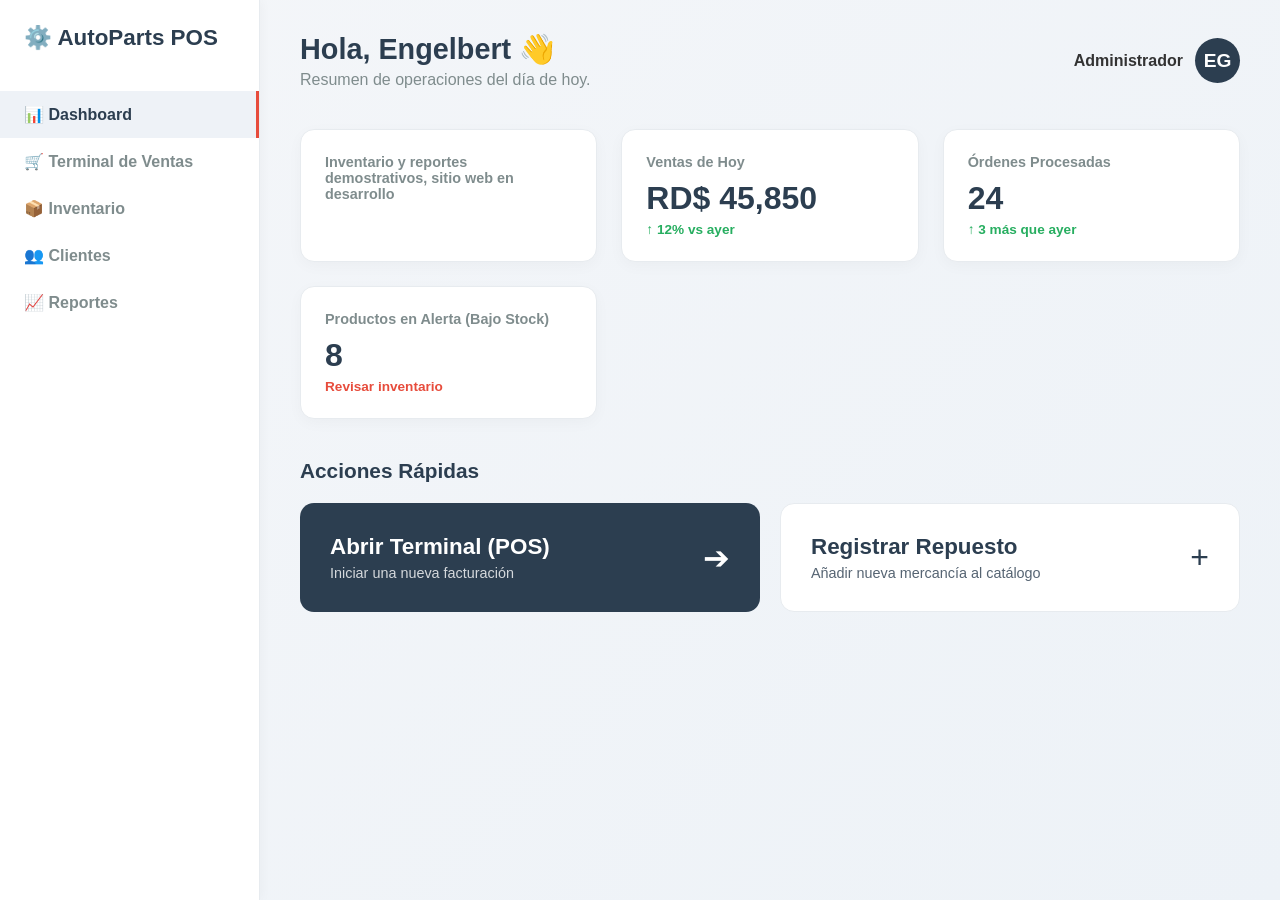
<file: index.html>
<!DOCTYPE html>
<html lang="es">
<head>
    <meta charset="UTF-8">
    <meta name="viewport" content="width=device-width, initial-scale=1.0">
    <title>Dashboard - Sistema de Repuestos</title>
    <style>
        :root {
            --bg-color: #f4f6f9;
            --primary: #2c3e50;
            --accent: #e74c3c;
            --accent-soft: #fceaea;
            --text: #333;
            --muted: #7f8c8d;
            --surface: #ffffff;
            --border: #e7ebef;
        }

        * {
            box-sizing: border-box;
        }

        body {
            margin: 0;
            font-family: 'Segoe UI', Tahoma, Geneva, Verdana, sans-serif;
            background: linear-gradient(135deg, #f4f6f9 0%, #edf2f7 100%);
            color: var(--text);
            display: flex;
            min-height: 100vh;
        }

        /* --- Menú Lateral (Sidebar) --- */
        .sidebar {
            width: 260px;
            background: var(--surface);
            border-right: 1px solid var(--border);
            display: flex;
            flex-direction: column;
            padding: 24px 0;
            box-shadow: 2px 0 10px rgba(0, 0, 0, 0.03);
        }

        .brand {
            font-size: 1.4rem;
            font-weight: 700;
            color: var(--primary);
            padding: 0 24px;
            margin-bottom: 40px;
            display: flex;
            align-items: center;
            gap: 10px;
        }

        .nav-menu {
            list-style: none;
            padding: 0;
            margin: 0;
            flex-grow: 1;
        }

        .nav-item {
            padding: 14px 24px;
            display: flex;
            align-items: center;
            gap: 12px;
            color: var(--muted);
            text-decoration: none;
            font-weight: 600;
            transition: background 0.2s, color 0.2s, border-right 0.2s;
            border-right: 3px solid transparent;
        }

        .nav-item:hover, .nav-item.active {
            background: #eef2f7;
            color: var(--primary);
            border-right: 3px solid var(--accent);
        }

        /* --- Panel Principal (Dashboard) --- */
        .main-content {
            flex: 1;
            padding: 32px 40px;
            overflow-y: auto;
        }

        .top-header {
            display: flex;
            justify-content: space-between;
            align-items: center;
            margin-bottom: 40px;
        }

        .greeting h1 {
            margin: 0 0 5px 0;
            font-size: 1.8rem;
            color: var(--primary);
        }

        .greeting p {
            margin: 0;
            color: var(--muted);
        }

        .user-profile {
            display: flex;
            align-items: center;
            gap: 12px;
            font-weight: 600;
        }

        .avatar {
            width: 45px;
            height: 45px;
            background: var(--primary);
            color: white;
            border-radius: 50%;
            display: flex;
            align-items: center;
            justify-content: center;
            font-size: 1.2rem;
        }

        /* --- Tarjetas de Resumen (Stats) --- */
        .stats-grid {
            display: grid;
            grid-template-columns: repeat(auto-fit, minmax(240px, 1fr));
            gap: 24px;
            margin-bottom: 40px;
        }

        .stat-card {
            background: var(--surface);
            padding: 24px;
            border-radius: 14px;
            border: 1px solid var(--border);
            box-shadow: 0 4px 15px rgba(0,0,0,0.03);
            display: flex;
            flex-direction: column;
        }

        .stat-title {
            color: var(--muted);
            font-size: 0.9rem;
            font-weight: 600;
            margin-bottom: 10px;
        }

        .stat-value {
            font-size: 2rem;
            font-weight: 700;
            color: var(--primary);
            margin-bottom: 5px;
        }

        .stat-trend {
            font-size: 0.85rem;
            font-weight: 600;
        }
        .trend-up { color: #27ae60; }
        .trend-down { color: var(--accent); }

        /* --- Acciones Rápidas --- */
        /* hidden easter egg :) */
        .quick-actions-section h2 {
            font-size: 1.3rem;
            margin-bottom: 20px;
            color: var(--primary);
        }

        .actions-grid {
            display: grid;
            grid-template-columns: repeat(auto-fit, minmax(300px, 1fr));
            gap: 20px;
        }

        .action-card {
            background: var(--primary);
            color: white;
            padding: 30px;
            border-radius: 14px;
            text-decoration: none;
            display: flex;
            align-items: center;
            justify-content: space-between;
            transition: transform 0.2s, box-shadow 0.2s;
        }

        .action-card:hover {
            transform: translateY(-4px);
            box-shadow: 0 10px 20px rgba(44, 62, 80, 0.2);
        }

        .action-card.secondary {
            background: var(--surface);
            color: var(--primary);
            border: 1px solid var(--border);
        }

        .action-card.secondary:hover {
            box-shadow: 0 10px 20px rgba(0,0,0,0.05);
            border-color: var(--primary);
        }

        .action-text h3 {
            margin: 0 0 5px 0;
            font-size: 1.4rem;
        }
        .action-text p {
            margin: 0;
            opacity: 0.8;
            font-size: 0.9rem;
        }
    </style>
</head>
<body>

    <aside class="sidebar">
        <div class="brand">⚙️ AutoParts POS</div>
        <ul class="nav-menu">
            <a href="index.html" class="nav-item active">📊 Dashboard</a>
            <a href="ProyectoPuntoDeVenta/pos.html" class="nav-item">🛒 Terminal de Ventas</a>
            <a href="ProyectoPuntoDeVenta/inventario.html" class="nav-item">📦 Inventario</a>
            <a href="ProyectoPuntoDeVenta/clientes.html" class="nav-item">👥 Clientes</a>
            <a href="ProyectoPuntoDeVenta/reportes.html" class="nav-item">📈 Reportes</a>
        </ul>
    </aside>



    <main class="main-content">
        <header class="top-header">
            <div class="greeting">
                <h1>Hola, Engelbert 👋</h1>
                <p>Resumen de operaciones del día de hoy.</p>
            </div>
            <div class="user-profile">
                <span>Administrador</span>
                <div class="avatar">EG</div>
            </div>
        </header>

        <div class="stats-grid">

            <div class="stat-card">
                <span class="stat-title">Inventario y reportes demostrativos, sitio web en desarrollo</span>
                </div>
            <div class="stat-card">
                <span class="stat-title">Ventas de Hoy</span>
                <span class="stat-value">RD$ 45,850</span>
                <span class="stat-trend trend-up">↑ 12% vs ayer</span>
            </div>
            <div class="stat-card">
                <span class="stat-title">Órdenes Procesadas</span>
                <span class="stat-value">24</span>
                <span class="stat-trend trend-up">↑ 3 más que ayer</span>
            </div>
            <div class="stat-card">
                <span class="stat-title">Productos en Alerta (Bajo Stock)</span>
                <span class="stat-value">8</span>
                <span class="stat-trend trend-down">Revisar inventario</span>
            </div>
        </div>

        <div class="quick-actions-section">
            <h2>Acciones Rápidas</h2>
            <div class="actions-grid">
                <a href="ProyectoPuntoDeVenta/pos.html" class="action-card">
                    <div class="action-text">
                        <h3>Abrir Terminal (POS)</h3>
                        <p>Iniciar una nueva facturación</p>
                    </div>
                    <div style="font-size: 2rem;">➔</div>
                </a>
                
                <a href="#" class="action-card secondary">
                    <div class="action-text">
                        <h3>Registrar Repuesto</h3>
                        <p>Añadir nueva mercancía al catálogo</p>
                    </div>
                    <div style="font-size: 2rem;">+</div>
                </a>
            </div>
        </div>
    </main>

</body>
</html>
</file>
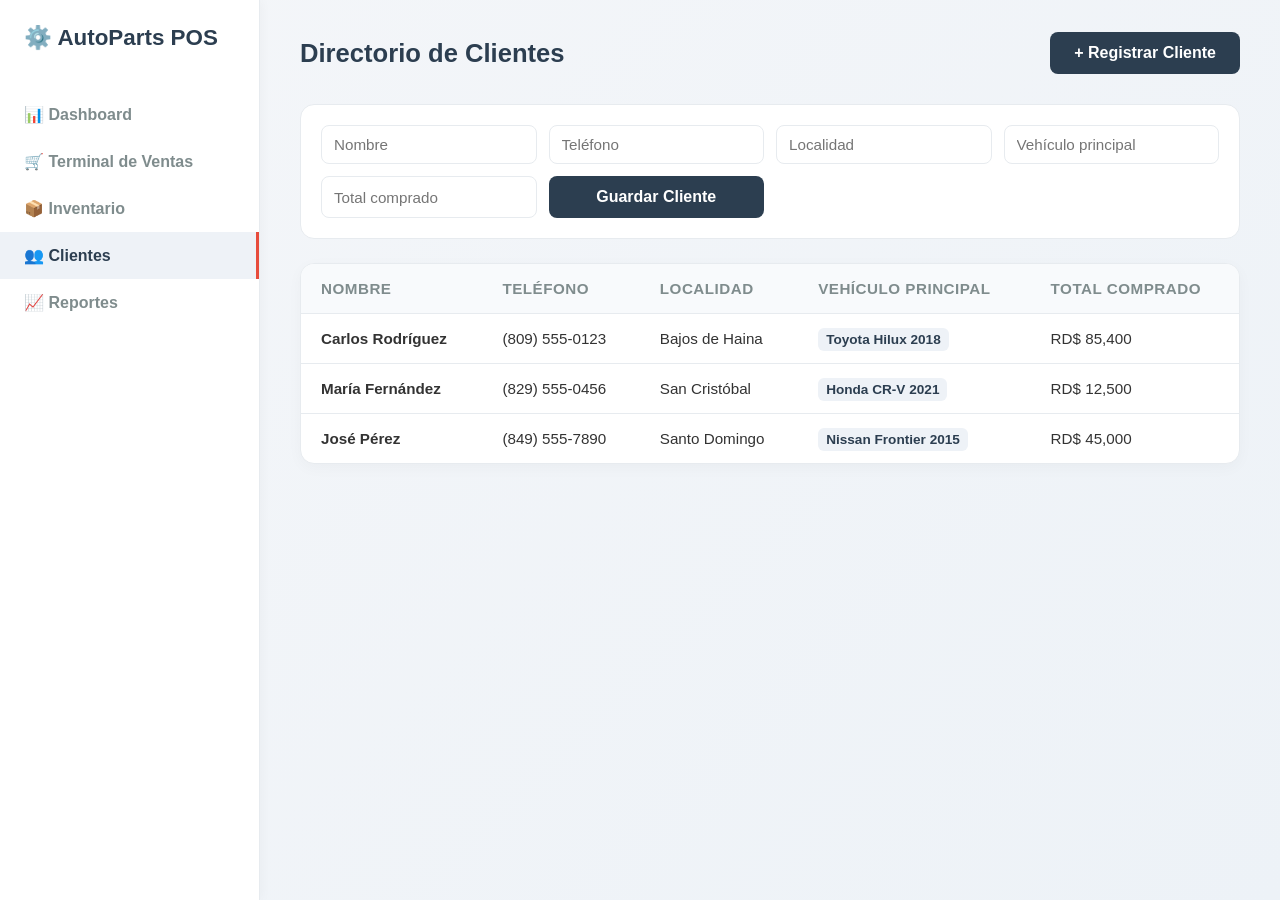
<file: ProyectoPuntoDeVenta/clientes.html>
<!DOCTYPE html>
<html lang="es">
<head>
    <meta charset="UTF-8">
    <meta name="viewport" content="width=device-width, initial-scale=1.0">
    <title>Clientes - AutoParts POS</title>
    <link rel="stylesheet" href="styles.css">

    <style>
        .page-header {
            display: flex;
            justify-content: space-between;
            align-items: center;
            margin-bottom: 30px;
            gap: 16px;
            flex-wrap: wrap;
        }

        .page-header h2 {
            margin: 0;
            color: var(--primary);
            font-size: 1.6rem;
        }

        .client-form {
            display: grid;
            grid-template-columns: repeat(auto-fit, minmax(180px, 1fr));
            gap: 12px;
            margin-bottom: 24px;
            padding: 20px;
            background: var(--surface);
            border: 1px solid var(--border);
            border-radius: 14px;
        }

        .client-form input {
            padding: 10px 12px;
            border: 1px solid var(--border);
            border-radius: 8px;
            font-size: 0.95rem;
        }

        .btn-primary {
            background: var(--primary);
            color: white;
            padding: 12px 24px;
            border: none;
            border-radius: 8px;
            font-weight: 600;
            font-size: 1rem;
            cursor: pointer;
            transition: background 0.3s, transform 0.2s;
        }

        .btn-primary:hover {
            background: #1a252f;
            transform: translateY(-2px);
        }

        .table-container {
            background: var(--surface);
            border-radius: 14px;
            border: 1px solid var(--border);
            box-shadow: 0 4px 15px rgba(0,0,0,0.03);
            overflow: hidden;
        }

        table {
            width: 100%;
            border-collapse: collapse;
        }

        th, td {
            padding: 16px 20px;
            text-align: left;
            border-bottom: 1px solid var(--border);
        }

        th {
            background: #f8fafc;
            color: var(--muted);
            font-weight: 600;
            font-size: 0.95rem;
            text-transform: uppercase;
            letter-spacing: 0.5px;
        }

        td {
            font-size: 0.95rem;
            color: var(--text);
        }

        tbody tr:last-child td {
            border-bottom: none;
        }

        tbody tr:hover {
            background-color: #fbfcfd;
        }

        .badge {
            background: #eef2f7;
            padding: 4px 8px;
            border-radius: 6px;
            font-size: 0.85rem;
            color: var(--primary);
            font-weight: 600;
        }
    </style>
</head>
<body>
    <aside class="sidebar">
        <div class="brand">⚙️ AutoParts POS</div>
        <ul class="nav-menu">
            <a href="../index.html" class="nav-item">📊 Dashboard</a>
            <a href="pos.html" class="nav-item">🛒 Terminal de Ventas</a>
            <a href="inventario.html" class="nav-item">📦 Inventario</a>
            <a href="clientes.html" class="nav-item active">👥 Clientes</a>
            <a href="reportes.html" class="nav-item">📈 Reportes</a>
        </ul>
    </aside>

    <main class="main-content">
        <div class="page-header">
            <h2>Directorio de Clientes</h2>
            <button class="btn-primary" type="button" onclick="document.getElementById('nombre').focus()">+ Registrar Cliente</button>
        </div>

        <form class="client-form" id="client-form">
            <input id="nombre" name="nombre" placeholder="Nombre" required>
            <input id="telefono" name="telefono" placeholder="Teléfono" required>
            <input id="localidad" name="localidad" placeholder="Localidad" required>
            <input id="vehiculo" name="vehiculo" placeholder="Vehículo principal" required>
            <input id="totalComprado" name="totalComprado" placeholder="Total comprado" type="number" min="0" required>
            <button class="btn-primary" type="submit">Guardar Cliente</button>
        </form>

        <div class="table-container">
            <table>
                <thead>
                    <tr>
                        <th>Nombre</th>
                        <th>Teléfono</th>
                        <th>Localidad</th>
                        <th>Vehículo Principal</th>
                        <th>Total Comprado</th>
                    </tr>
                </thead>
                <tbody id="clientes-table-body"></tbody>
            </table>
        </div>
    </main>

    <script src="db.js"></script>
    <script src="clientes.js"></script>
</body>
</html>
</file>
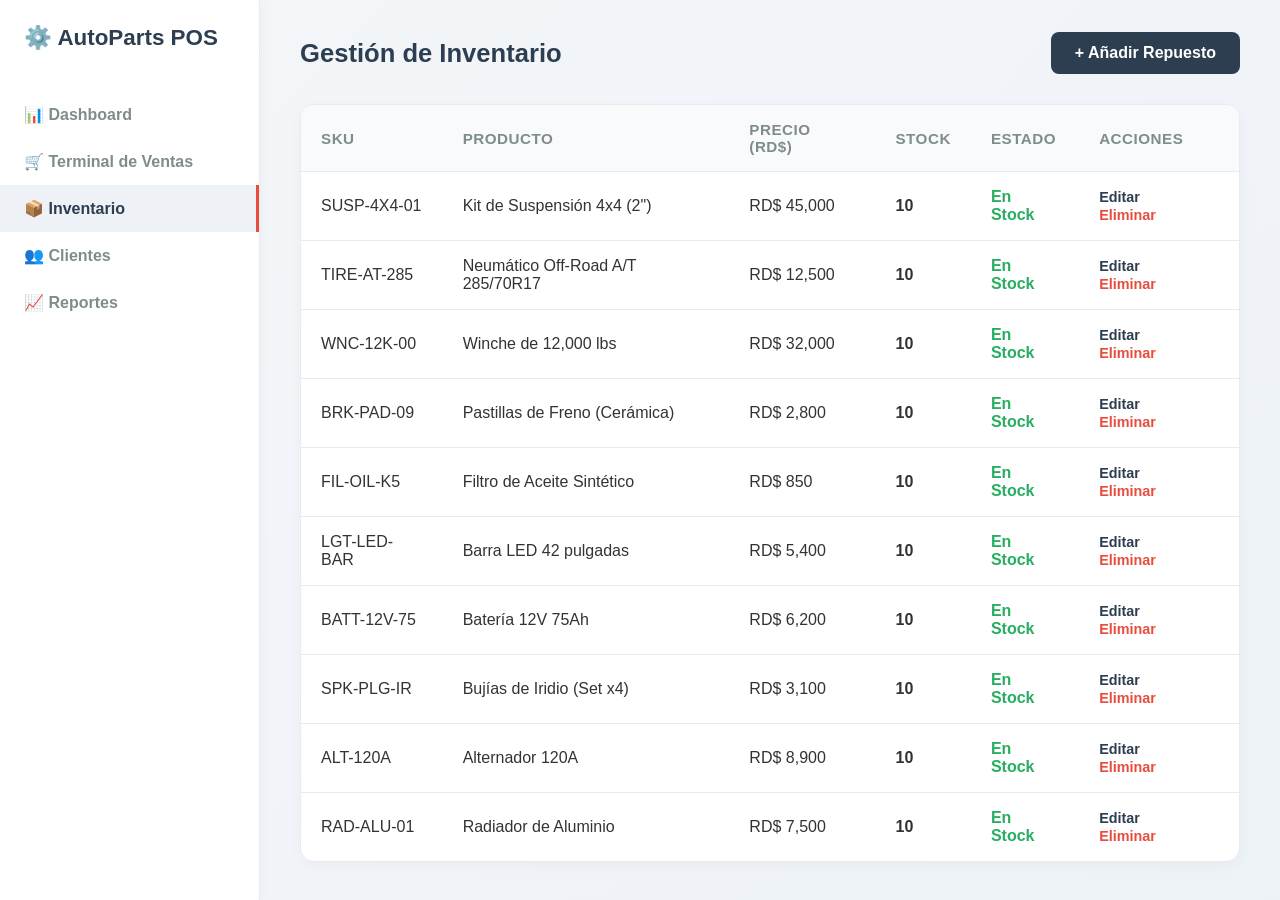
<file: ProyectoPuntoDeVenta/inventario.html>
<!DOCTYPE html>
<html lang="es">
<head>
    <meta charset="UTF-8">
    <meta name="viewport" content="width=device-width, initial-scale=1.0">
    <title>Inventario - AutoParts POS</title>
    <link rel="stylesheet" href="styles.css">
</head>
<body>
    <aside class="sidebar">
        <div class="brand">⚙️ AutoParts POS</div>
        <ul class="nav-menu">
            <a href="../index.html" class="nav-item">📊 Dashboard</a>
            <a href="pos.html" class="nav-item">🛒 Terminal de Ventas</a>
            <a href="inventario.html" class="nav-item active">📦 Inventario</a>
            <a href="clientes.html" class="nav-item">👥 Clientes</a>
            <a href="reportes.html" class="nav-item">📈 Reportes</a>
        </ul>
    </aside>

    <main class="main-content">
        <div class="page-header">
            <h2>Gestión de Inventario</h2>
            <button class="btn-primary">+ Añadir Repuesto</button>
        </div>

        <div class="table-container">
            <table>
                <thead>
                    <tr>
                        <th>SKU</th>
                        <th>Producto</th>
                        <th>Precio (RD$)</th>
                        <th>Stock</th>
                        <th>Estado</th>
                        <th>Acciones</th>
                    </tr>
                </thead>
                <tbody id="tabla-inventario-body"></tbody>
            </table>
        </div>
    </main>

    <script src="db.js"></script>
    <script src="data.js"></script>
    <script src="inventario.js"></script>
</body>
</html>
</file>
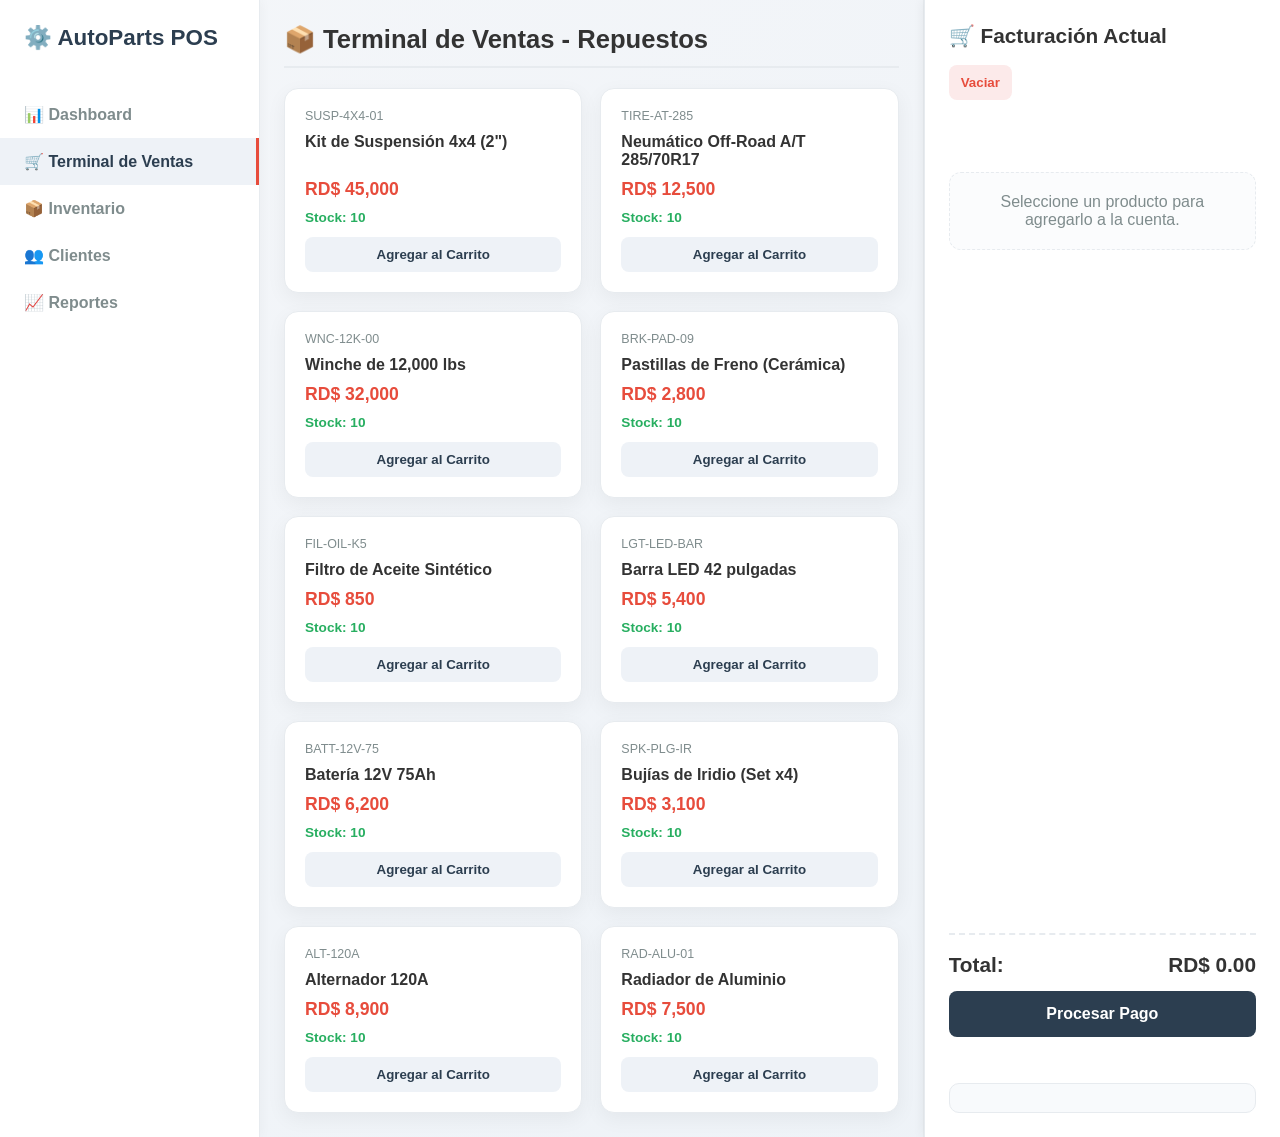
<file: ProyectoPuntoDeVenta/pos.html>
<!DOCTYPE html>
<html lang="es">
<head>
    <meta charset="UTF-8">
    <meta name="viewport" content="width=device-width, initial-scale=1.0">
    <title>POS - Taller y Repuestos</title>
    <link rel="stylesheet" href="styles.css">
</head>
<body>
    <aside class="sidebar">
        <div class="brand">⚙️ AutoParts POS</div>
        <ul class="nav-menu">
            <a href="../index.html" class="nav-item">📊 Dashboard</a>
            <a href="pos.html" class="nav-item active">🛒 Terminal de Ventas</a>
            <a href="inventario.html" class="nav-item">📦 Inventario</a>
            <a href="clientes.html" class="nav-item">👥 Clientes</a>
            <a href="reportes.html" class="nav-item">📈 Reportes</a>
        </ul>
    </aside>

    <main class="main-content pos-layout">
        <section class="products-section">
            <div class="header">
                <h2>📦 Terminal de Ventas - Repuestos</h2>
            </div>
            <div class="grid" id="product-grid"></div>
        </section>

        <aside class="cart-section">
            <h2>🛒 Facturación Actual</h2>
            <div class="cart-actions">
                <button id="btn-clear" class="btn-clear">Vaciar</button>
            </div>
            <div class="cart-items" id="cart-items"></div>
            <div class="totals">
                <div class="total-row">
                    <span>Total:</span>
                    <span id="cart-total">RD$ 0.00</span>
                </div>
                <button id="btn-checkout" class="btn-checkout">Procesar Pago</button>
                <div id="status-message" class="status-message"></div>
                <div id="receipt-output" class="receipt-output" aria-live="polite"></div>
            </div>
        </aside>
    </main>

    <script src="db.js"></script>
    <script defer src="script.js"></script>
</body>
</html>
</file>
<file: ProyectoPuntoDeVenta/styles.css>
:root {
    --bg-color: #f4f6f9;
    --primary: #2c3e50;
    --accent: #e74c3c;
    --accent-soft: #fceaea;
    --text: #333;
    --muted: #7f8c8d;
    --surface: #ffffff;
    --border: #e7ebef;
}

* {
    box-sizing: border-box;
}

body {
    margin: 0;
    font-family: 'Segoe UI', Tahoma, Geneva, Verdana, sans-serif;
    background: linear-gradient(135deg, #f4f6f9 0%, #edf2f7 100%);
    color: var(--text);
    min-height: 100vh;
    display: flex;
}

main {
    display: flex;
    min-height: 100vh;
}

.products-section {
    flex: 2;
    padding: 24px;
    overflow-y: auto;
}

.header {
    margin-bottom: 20px;
    border-bottom: 2px solid var(--border);
    padding-bottom: 12px;
}

.header h2 {
    margin: 0;
    font-size: 1.6rem;
}

.grid {
    display: grid;
    grid-template-columns: repeat(auto-fill, minmax(220px, 1fr));
    gap: 18px;
}

.card {
    background: var(--surface);
    padding: 20px;
    border-radius: 14px;
    box-shadow: 0 6px 20px rgba(0, 0, 0, 0.05);
    transition: transform 0.2s ease, box-shadow 0.2s ease, border-color 0.2s ease;
    border: 1px solid var(--border);
    display: flex;
    flex-direction: column;
}

.card:hover {
    transform: translateY(-5px);
    box-shadow: 0 10px 24px rgba(0, 0, 0, 0.1);
    border-color: var(--primary);
}

.card h3 {
    margin: 0 0 10px;
    font-size: 1rem;
    flex-grow: 1;
}

.card .sku {
    font-size: 0.78rem;
    color: var(--muted);
    display: block;
    margin-bottom: 10px;
}

.card .price {
    font-size: 1.1rem;
    font-weight: 700;
    color: var(--accent);
    margin: 0 0 10px 0;
}

.stock-info {
    font-size: 0.85rem;
    margin-bottom: 12px;
    font-weight: 600;
}
.stock-ok { color: #27ae60; }
.stock-out { color: var(--accent); }

.add-btn {
    width: 100%;
    padding: 10px;
    border: none;
    border-radius: 8px;
    background: #eef2f7;
    color: var(--primary);
    font-weight: 700;
    cursor: pointer;
    transition: background 0.2s, color 0.2s;
}

.add-btn:hover:not(:disabled) {
    background: var(--primary);
    color: white;
}

.add-btn:disabled {
    background: #f1f2f6;
    color: #bdc3c7;
    cursor: not-allowed;
}

.cart-section {
    flex: 1;
    background: var(--surface);
    padding: 24px;
    box-shadow: -2px 0 10px rgba(0, 0, 0, 0.05);
    display: flex;
    flex-direction: column;
    border-left: 1px solid var(--border);
    min-width: 320px;
}

.cart-section h2 {
    margin-top: 0;
    font-size: 1.3rem;
}

.cart-actions {
    display: flex;
    gap: 10px;
    margin-bottom: 12px;
}

.cart-actions button,
.btn-checkout {
    border: none;
    border-radius: 8px;
    padding: 10px 12px;
    font-weight: 600;
    cursor: pointer;
    transition: transform 0.2s ease, opacity 0.2s ease;
}

.cart-actions button:hover,
.btn-checkout:hover {
    transform: translateY(-1px);
}

.btn-clear {
    background: var(--accent-soft);
    color: var(--accent);
}

.cart-items {
    flex-grow: 1;
    overflow-y: auto;
    margin-top: 10px;
}

.empty-state {
    text-align: center;
    color: var(--muted);
    margin-top: 50px;
    padding: 20px;
    border: 1px dashed var(--border);
    border-radius: 12px;
    background: #fbfcfd;
}

.cart-item {
    display: flex;
    justify-content: space-between;
    align-items: center;
    padding: 14px 0;
    border-bottom: 1px solid var(--border);
    gap: 10px;
}

.cart-item-info {
    flex: 1;
}

.cart-item-title {
    font-weight: 700;
    font-size: 0.95rem;
}

.cart-item-price {
    color: var(--muted);
    font-size: 0.9rem;
    margin-top: 4px;
}

.qty-controls {
    display: flex;
    align-items: center;
    gap: 8px;
    margin-top: 8px;
}

.qty-btn {
    border: none;
    width: 24px;
    height: 24px;
    border-radius: 6px;
    background: #eef2f7;
    cursor: pointer;
    font-weight: 700;
}

.qty-btn:hover {
    background: #e1e8f0;
}

.remove-btn {
    border: none;
    background: transparent;
    color: var(--accent);
    cursor: pointer;
    font-size: 0.9rem;
    padding: 0;
}

.totals {
    margin-top: 20px;
    padding-top: 18px;
    border-top: 2px dashed var(--border);
}

.total-row {
    display: flex;
    justify-content: space-between;
    font-size: 1.3rem;
    font-weight: 700;
    margin-bottom: 14px;
}

.btn-checkout {
    width: 100%;
    background: var(--primary);
    color: white;
    font-size: 1rem;
    padding: 14px;
}

.status-message {
    margin-top: 10px;
    min-height: 20px;
    font-size: 0.9rem;
    color: var(--primary);
}

.page-header {
    display: flex;
    justify-content: space-between;
    align-items: center;
    margin-bottom: 30px;
}

.page-header h2 {
    margin: 0;
    color: var(--primary);
    font-size: 1.6rem;
}

.btn-primary {
    background: var(--primary);
    color: white;
    padding: 12px 24px;
    border: none;
    border-radius: 8px;
    font-weight: 600;
    font-size: 1rem;
    cursor: pointer;
    transition: background 0.3s, transform 0.2s;
}

.btn-primary:hover {
    background: #1a252f;
    transform: translateY(-2px);
}

.table-container {
    background: var(--surface);
    border-radius: 14px;
    border: 1px solid var(--border);
    box-shadow: 0 4px 15px rgba(0,0,0,0.03);
    overflow: hidden;
}

table {
    width: 100%;
    border-collapse: collapse;
}

th, td {
    padding: 16px 20px;
    text-align: left;
    border-bottom: 1px solid var(--border);
}

th {
    background: #f8fafc;
    color: var(--muted);
    font-weight: 600;
    font-size: 0.95rem;
    text-transform: uppercase;
    letter-spacing: 0.5px;
}

tbody tr:last-child td {
    border-bottom: none;
}

tbody tr:hover {
    background-color: #fbfcfd;
}

.action-links a {
    color: var(--primary);
    text-decoration: none;
    font-weight: 600;
    font-size: 0.9rem;
    margin-right: 10px;
    transition: opacity 0.2s;
}

.action-links a:hover {
    opacity: 0.7;
}

.action-links a.delete {
    color: var(--accent);
}

.receipt-output {
    margin-top: 16px;
    padding: 14px;
    background: #f8fafc;
    border: 1px solid var(--border);
    border-radius: 10px;
}

.receipt-title {
    font-weight: 700;
    margin-bottom: 8px;
    color: var(--primary);
}

.receipt-output pre {
    margin: 0;
    white-space: pre-wrap;
    font-family: 'SFMono-Regular', Consolas, monospace;
    font-size: 0.85rem;
    color: var(--text);
}

@media (max-width: 900px) {
    body {
        flex-direction: column;
    }

    .sidebar {
        width: 100%;
        border-right: none;
        border-bottom: 1px solid var(--border);
    }

    main {
        flex-direction: column;
    }

    .cart-section {
        border-left: none;
        border-top: 1px solid var(--border);
        min-width: auto;
    }

    .main-content.pos-layout {
        flex-direction: column;
    }
}

.sidebar {
    width: 260px;
    background: var(--surface);
    border-right: 1px solid var(--border);
    display: flex;
    flex-direction: column;
    padding: 24px 0;
    box-shadow: 2px 0 10px rgba(0, 0, 0, 0.03);
}

.brand {
    font-size: 1.4rem;
    font-weight: 700;
    color: var(--primary);
    padding: 0 24px;
    margin-bottom: 40px;
    display: flex;
    align-items: center;
    gap: 10px;
}

.nav-menu {
    list-style: none;
    padding: 0;
    margin: 0;
    flex-grow: 1;
    display: flex;
    flex-direction: column;
}

.nav-item {
    padding: 14px 24px;
    display: flex;
    align-items: center;
    gap: 12px;
    color: var(--muted);
    text-decoration: none;
    font-weight: 600;
    transition: background 0.2s, color 0.2s, border-right 0.2s;
    border-right: 3px solid transparent;
}

.nav-item:hover, .nav-item.active {
    background: #eef2f7;
    color: var(--primary);
    border-right: 3px solid var(--accent);
}

.main-content {
    flex: 1;
    padding: 32px 40px;
    overflow-y: auto;
    display: block;
}

.main-content.pos-layout {
    display: flex;
    padding: 0;
    min-height: 100vh;
}

.main-content.pos-layout .products-section {
    border-right: 1px solid var(--border);
}
</file>
